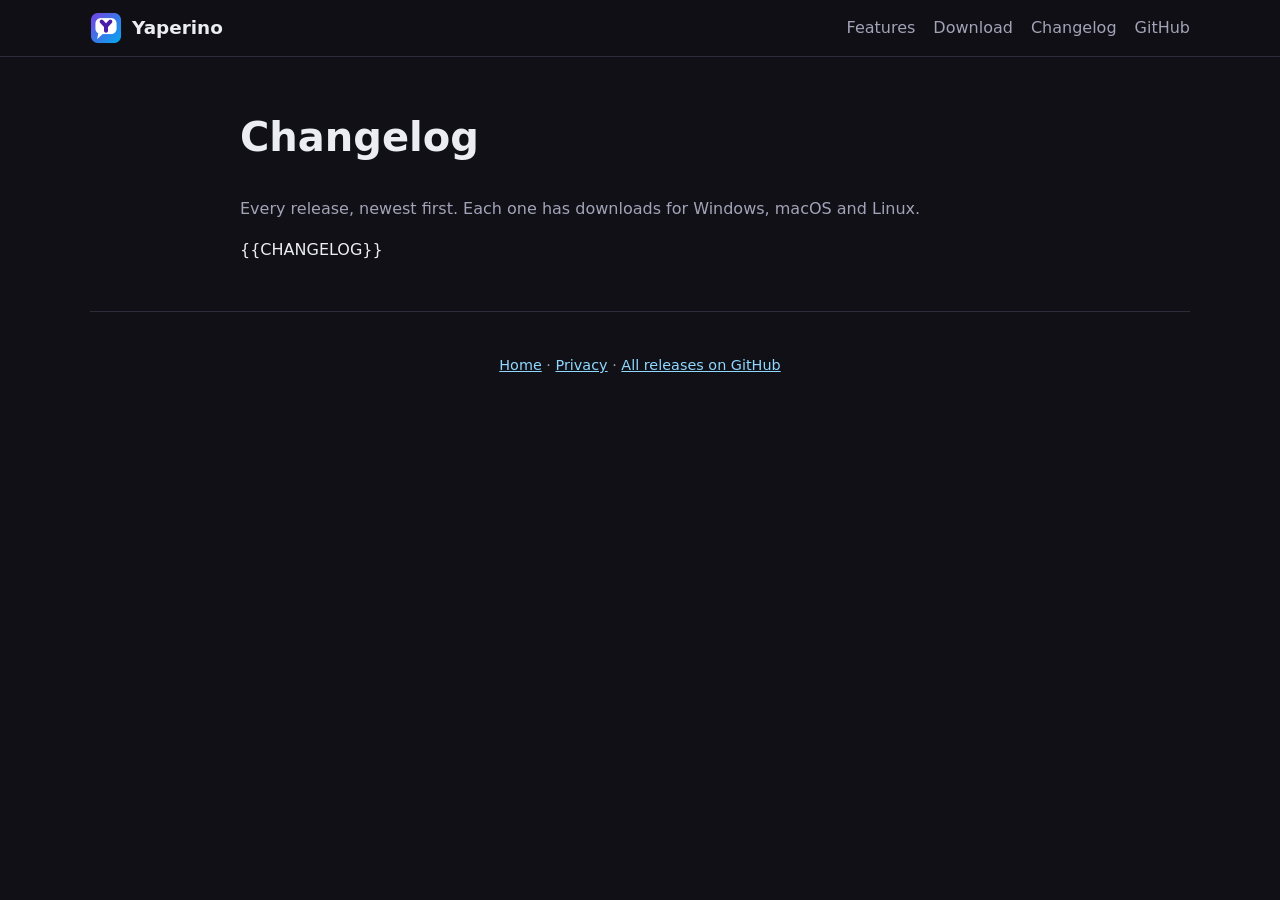
<file: site/changelog.html>
<!doctype html>
<html lang="en">
<head>
<meta charset="utf-8">
<meta name="viewport" content="width=device-width, initial-scale=1">
<title>Changelog · Yaperino</title>
<meta name="description" content="Every Yaperino release with its changes and downloads.">
<meta name="theme-color" content="#4a1da8">
<link rel="icon" type="image/png" href="img/logo.png">
<link rel="stylesheet" href="style.css">
</head>
<body>
<header class="top">
  <a class="brand" href="./"><img src="img/logo.png" alt="" width="32" height="32"><span>Yaperino</span></a>
  <nav>
    <a href="./#features">Features</a>
    <a href="./#download">Download</a>
    <a href="changelog.html">Changelog</a>
    <a href="https://github.com/XiSZ/yaperino">GitHub</a>
  </nav>
</header>

<main class="page">
  <h1>Changelog</h1>
  <p class="muted">Every release, newest first. Each one has downloads for Windows, macOS and Linux.</p>
{{CHANGELOG}}
</main>

<footer>
  <p><a href="./">Home</a> · <a href="privacy.html">Privacy</a> · <a href="https://github.com/XiSZ/yaperino/releases">All releases on GitHub</a></p>
</footer>
</body>
</html>
</file>
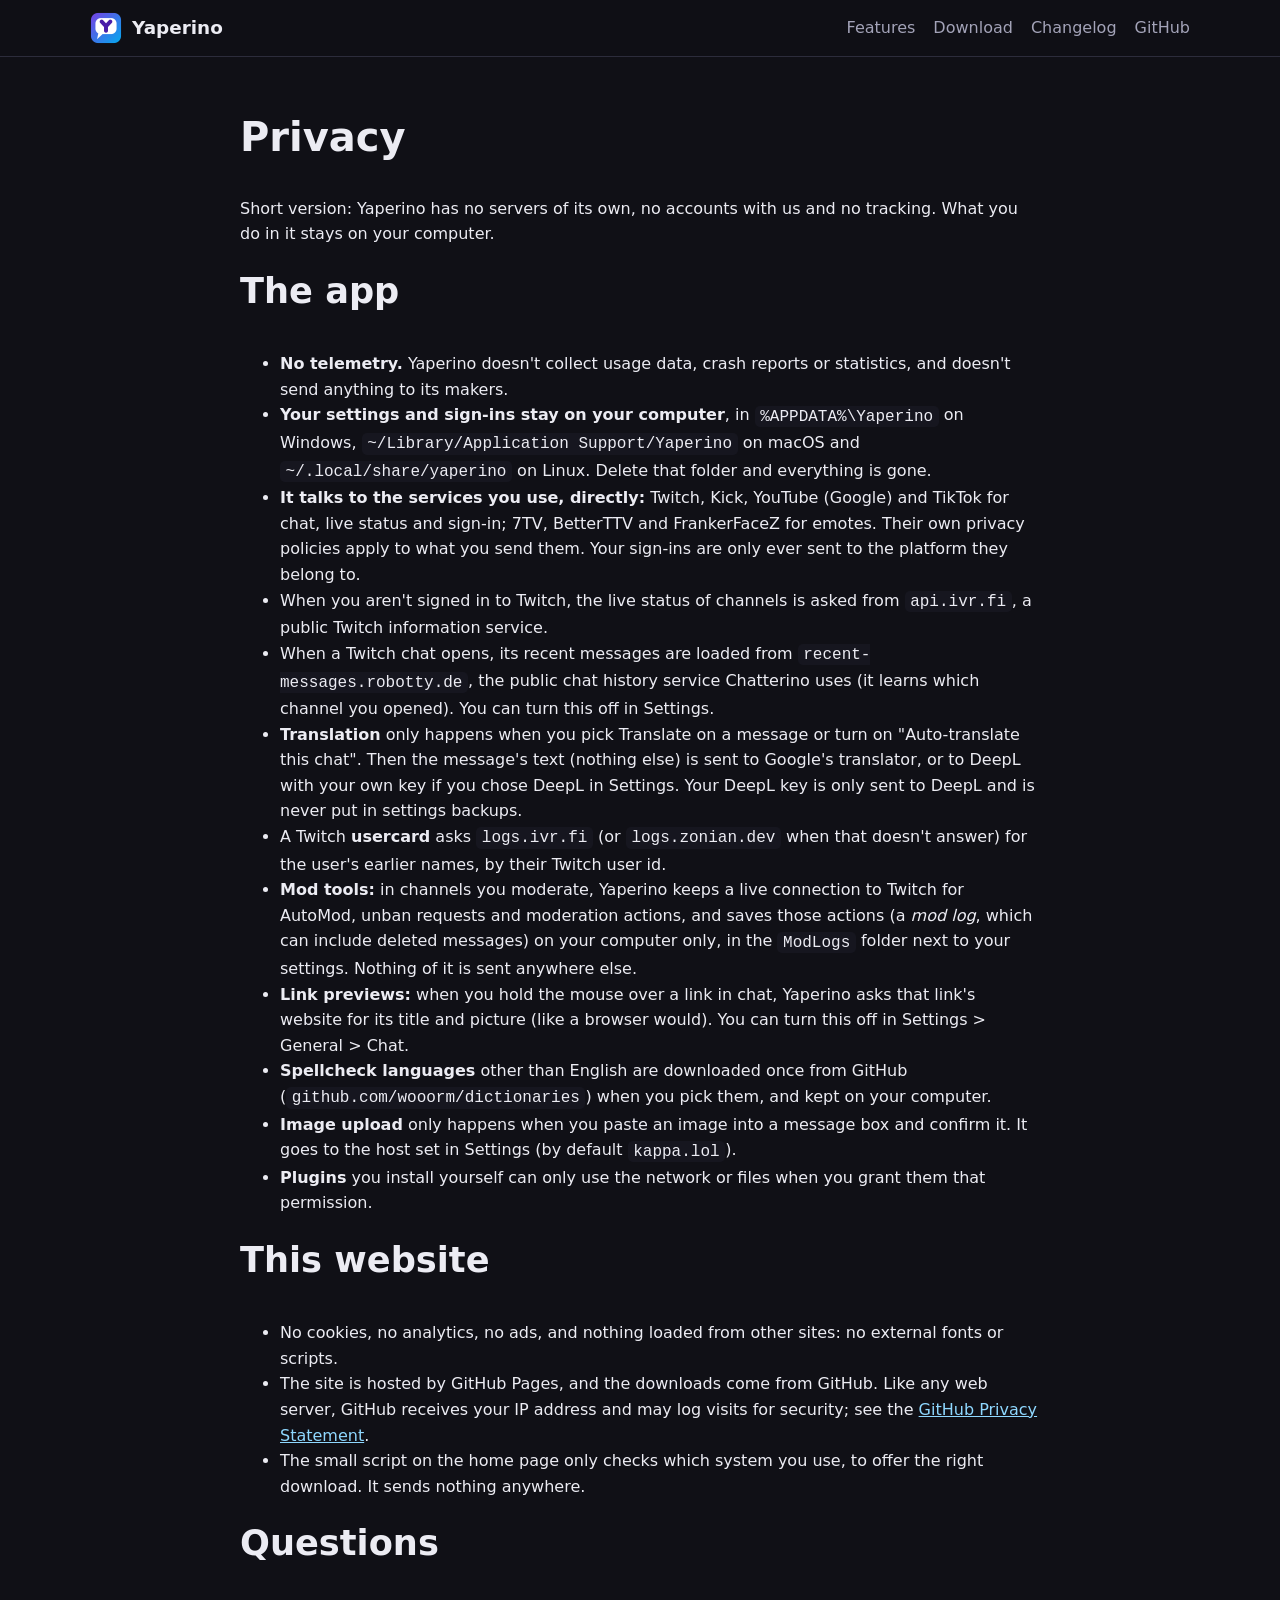
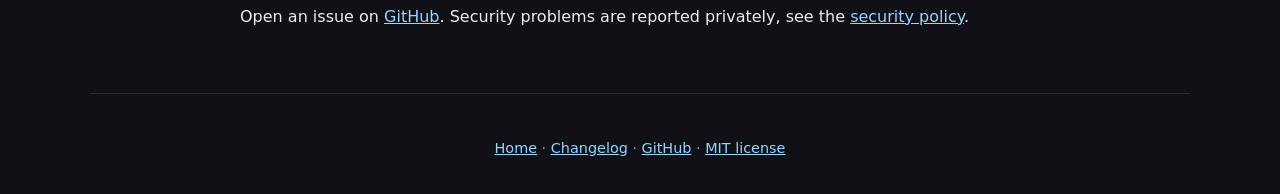
<file: site/privacy.html>
<!doctype html>
<html lang="en">
<head>
<meta charset="utf-8">
<meta name="viewport" content="width=device-width, initial-scale=1">
<title>Privacy · Yaperino</title>
<meta name="description" content="What Yaperino and this website do with your data: the app has no tracking and keeps everything on your computer.">
<meta name="theme-color" content="#4a1da8">
<link rel="icon" type="image/png" href="img/logo.png">
<link rel="stylesheet" href="style.css">
</head>
<body>
<header class="top">
  <a class="brand" href="./"><img src="img/logo.png" alt="" width="32" height="32"><span>Yaperino</span></a>
  <nav>
    <a href="./#features">Features</a>
    <a href="./#download">Download</a>
    <a href="changelog.html">Changelog</a>
    <a href="https://github.com/XiSZ/yaperino">GitHub</a>
  </nav>
</header>

<main class="page">
  <h1>Privacy</h1>
  <p>Short version: Yaperino has no servers of its own, no accounts with us and no tracking. What you do in it stays on your computer.</p>

  <h2 style="text-align:left">The app</h2>
  <ul>
    <li><strong>No telemetry.</strong> Yaperino doesn't collect usage data, crash reports or statistics, and doesn't send anything to its makers.</li>
    <li><strong>Your settings and sign-ins stay on your computer</strong>, in <code>%APPDATA%\Yaperino</code> on Windows, <code>~/Library/Application Support/Yaperino</code> on macOS and <code>~/.local/share/yaperino</code> on Linux. Delete that folder and everything is gone.</li>
    <li><strong>It talks to the services you use, directly:</strong> Twitch, Kick, YouTube (Google) and TikTok for chat, live status and sign-in; 7TV, BetterTTV and FrankerFaceZ for emotes. Their own privacy policies apply to what you send them. Your sign-ins are only ever sent to the platform they belong to.</li>
    <li>When you aren't signed in to Twitch, the live status of channels is asked from <code>api.ivr.fi</code>, a public Twitch information service.</li>
    <li>When a Twitch chat opens, its recent messages are loaded from <code>recent-messages.robotty.de</code>, the public chat history service Chatterino uses (it learns which channel you opened). You can turn this off in Settings.</li>
    <li><strong>Translation</strong> only happens when you pick Translate on a message or turn on "Auto-translate this chat". Then the message's text (nothing else) is sent to Google's translator, or to DeepL with your own key if you chose DeepL in Settings. Your DeepL key is only sent to DeepL and is never put in settings backups.</li>
    <li>A Twitch <strong>usercard</strong> asks <code>logs.ivr.fi</code> (or <code>logs.zonian.dev</code> when that doesn't answer) for the user's earlier names, by their Twitch user id.</li>
    <li><strong>Mod tools:</strong> in channels you moderate, Yaperino keeps a live connection to Twitch for AutoMod, unban requests and moderation actions, and saves those actions (a <em>mod log</em>, which can include deleted messages) on your computer only, in the <code>ModLogs</code> folder next to your settings. Nothing of it is sent anywhere else.</li>
    <li><strong>Link previews:</strong> when you hold the mouse over a link in chat, Yaperino asks that link's website for its title and picture (like a browser would). You can turn this off in Settings &gt; General &gt; Chat.</li>
    <li><strong>Spellcheck languages</strong> other than English are downloaded once from GitHub (<code>github.com/wooorm/dictionaries</code>) when you pick them, and kept on your computer.</li>
    <li><strong>Image upload</strong> only happens when you paste an image into a message box and confirm it. It goes to the host set in Settings (by default <code>kappa.lol</code>).</li>
    <li><strong>Plugins</strong> you install yourself can only use the network or files when you grant them that permission.</li>
  </ul>

  <h2 style="text-align:left">This website</h2>
  <ul>
    <li>No cookies, no analytics, no ads, and nothing loaded from other sites: no external fonts or scripts.</li>
    <li>The site is hosted by GitHub Pages, and the downloads come from GitHub. Like any web server, GitHub receives your IP address and may log visits for security; see the <a href="https://docs.github.com/en/site-policy/privacy-policies/github-general-privacy-statement">GitHub Privacy Statement</a>.</li>
    <li>The small script on the home page only checks which system you use, to offer the right download. It sends nothing anywhere.</li>
  </ul>

  <h2 style="text-align:left">Questions</h2>
  <p>Open an issue on <a href="https://github.com/XiSZ/yaperino/issues">GitHub</a>. Security problems are reported privately, see the <a href="https://github.com/XiSZ/yaperino/security/policy">security policy</a>.</p>
</main>

<footer>
  <p><a href="./">Home</a> · <a href="changelog.html">Changelog</a> · <a href="https://github.com/XiSZ/yaperino">GitHub</a> · <a href="https://github.com/XiSZ/yaperino/blob/main/LICENSE">MIT license</a></p>
</footer>
</body>
</html>
</file>
<file: site/style.css>
/* Yaperino website: dark like the app, in the logo's purple-to-cyan colours.
   System fonts only, no external files: nothing is loaded from other sites. */
:root {
  --bg: #101016;
  --bg-2: #16161f;
  --card: #1c1c27;
  --line: #2c2c3b;
  --text: #ececf3;
  --muted: #a3a3b8;
  --purple: #7b3fe4;
  --cyan: #00aeef;
  --ink: #4a1da8;
  --grad: linear-gradient(135deg, var(--purple), var(--cyan));
  --radius: 14px;
  color-scheme: dark;
}

* { box-sizing: border-box; }

html { scroll-behavior: smooth; }

body {
  margin: 0;
  background: var(--bg);
  color: var(--text);
  font: 16px/1.6 system-ui, -apple-system, "Segoe UI", Roboto, "Helvetica Neue", Arial, sans-serif;
}

a { color: #8fd8ff; }
a:hover { color: #fff; }
img { max-width: 100%; height: auto; }
code { background: var(--bg-2); padding: 0.1em 0.35em; border-radius: 5px; }

/* ---- header */
.top {
  position: sticky;
  top: 0;
  z-index: 10;
  display: flex;
  align-items: center;
  justify-content: space-between;
  gap: 16px;
  padding: 12px max(16px, calc((100% - 1100px) / 2));
  background: rgba(16, 16, 22, 0.85);
  backdrop-filter: blur(10px);
  border-bottom: 1px solid var(--line);
}
.brand { display: flex; align-items: center; gap: 10px; color: var(--text); text-decoration: none; font-weight: 700; font-size: 1.15rem; }
.top nav { display: flex; gap: 18px; flex-wrap: wrap; }
.top nav a { color: var(--muted); text-decoration: none; }
.top nav a:hover { color: var(--text); }

main, footer { width: min(1100px, 100% - 32px); margin: 0 auto; }

/* ---- hero */
.hero { text-align: center; padding: 64px 0 32px; }
.hero-logo { filter: drop-shadow(0 10px 40px rgba(123, 63, 228, 0.45)); }
.hero h1 {
  margin: 20px auto 12px;
  max-width: 820px;
  font-size: clamp(2rem, 5vw, 3.3rem);
  line-height: 1.15;
  background: var(--grad);
  -webkit-background-clip: text;
  background-clip: text;
  color: transparent;
}
.lead { max-width: 720px; margin: 0 auto; color: var(--muted); font-size: 1.12rem; }

.platforms { display: flex; justify-content: center; gap: 14px 22px; flex-wrap: wrap; margin: 26px 0; }
.pf { display: inline-flex; align-items: center; gap: 8px; color: var(--muted); }
.pf-icon { width: 26px; height: 26px; }
.pf-icon.twitch rect { fill: #9146ff; }
.pf-icon.kick rect { fill: #53fc18; }
.pf-icon.youtube rect { fill: #ff0033; }
.pf-icon.tiktok rect { fill: #111; }

.cta { margin: 10px 0 40px; }
.cta-note { color: var(--muted); font-size: 0.92rem; margin-top: 12px; }

.button {
  display: inline-block;
  padding: 10px 20px;
  border-radius: 10px;
  background: var(--grad);
  color: #fff;
  font-weight: 650;
  text-decoration: none;
  transition: transform 0.15s, box-shadow 0.15s;
}
.button:hover { color: #fff; transform: translateY(-1px); box-shadow: 0 8px 24px rgba(0, 174, 239, 0.25); }
.button.big { padding: 15px 34px; font-size: 1.15rem; }
.button.ghost { background: transparent; border: 1px solid var(--purple); }

.hero-shot { margin: 0; }
.hero-shot img, .feature img {
  border-radius: var(--radius);
  border: 1px solid var(--line);
  box-shadow: 0 24px 60px rgba(0, 0, 0, 0.5);
}

/* ---- features */
section { padding: 48px 0; }
h2 { font-size: clamp(1.6rem, 3.5vw, 2.2rem); text-align: center; margin: 0 0 32px; }

.feature {
  display: grid;
  grid-template-columns: 1fr 1.5fr;
  gap: 36px;
  align-items: center;
  margin: 0 0 56px;
}
.feature.flip .text { order: 2; }
.feature img { justify-self: center; }
.feature h3 { font-size: 1.5rem; margin: 0 0 10px; }
.feature p { color: var(--muted); margin: 0; }

.grid { display: grid; grid-template-columns: repeat(3, 1fr); gap: 16px; }
.card {
  background: var(--card);
  border: 1px solid var(--line);
  border-radius: var(--radius);
  padding: 20px;
}
.card h4 { margin: 0 0 6px; font-size: 1.05rem; }
.card p { margin: 0; color: var(--muted); }
.card.wide { text-align: center; padding: 32px; }
.card.wide h3 { margin-top: 0; }

/* ---- download */
.download { text-align: center; }
.tiles { display: grid; grid-template-columns: repeat(3, 1fr); gap: 16px; text-align: left; margin-top: 24px; }
.tile {
  background: var(--card);
  border: 1px solid var(--line);
  border-radius: var(--radius);
  padding: 22px;
}
.tile.mine { border-color: var(--purple); box-shadow: 0 0 0 1px var(--purple), 0 12px 40px rgba(123, 63, 228, 0.25); }
.tile h3 { margin: 0 0 14px; }
.tile .button { margin-bottom: 8px; }
.tile p { color: var(--muted); font-size: 0.95rem; }
.tag {
  font-size: 0.72rem;
  font-weight: 600;
  vertical-align: middle;
  padding: 2px 8px;
  border-radius: 999px;
  background: var(--ink);
  color: #d9ccff;
}
.muted { color: var(--muted); }
.small { font-size: 0.9rem; }

/* ---- changelog and text pages */
.page { max-width: 800px; margin: 0 auto; padding: 48px 0; }
.page h1 { font-size: clamp(1.8rem, 4vw, 2.5rem); margin-top: 0; }
.release {
  background: var(--card);
  border: 1px solid var(--line);
  border-radius: var(--radius);
  padding: 22px 26px;
  margin-bottom: 20px;
}
.release h2 { text-align: left; font-size: 1.4rem; margin: 0 0 4px; }
.release .date { color: var(--muted); font-size: 0.9rem; margin: 0 0 12px; }
.release .notes h2, .release .notes h3 { text-align: left; font-size: 1.1rem; margin: 18px 0 6px; }
.release .assets { display: flex; flex-wrap: wrap; gap: 8px; margin-top: 14px; }
.release .assets a {
  font-size: 0.88rem;
  padding: 4px 10px;
  border: 1px solid var(--line);
  border-radius: 8px;
  text-decoration: none;
}

/* ---- footer */
footer {
  border-top: 1px solid var(--line);
  padding: 28px 0 40px;
  color: var(--muted);
  font-size: 0.9rem;
  text-align: center;
}

/* ---- phones */
@media (max-width: 800px) {
  .feature, .feature.flip { grid-template-columns: 1fr; gap: 16px; }
  .feature.flip .text { order: 0; }
  .grid, .tiles { grid-template-columns: 1fr; }
  .top nav { gap: 12px; font-size: 0.95rem; }
  .hero { padding-top: 40px; }
}
@media (max-width: 480px) {
  /* the logo alone, so the four links fit on one line */
  .brand span { display: none; }
  .top nav { gap: 14px; }
}
</file>
